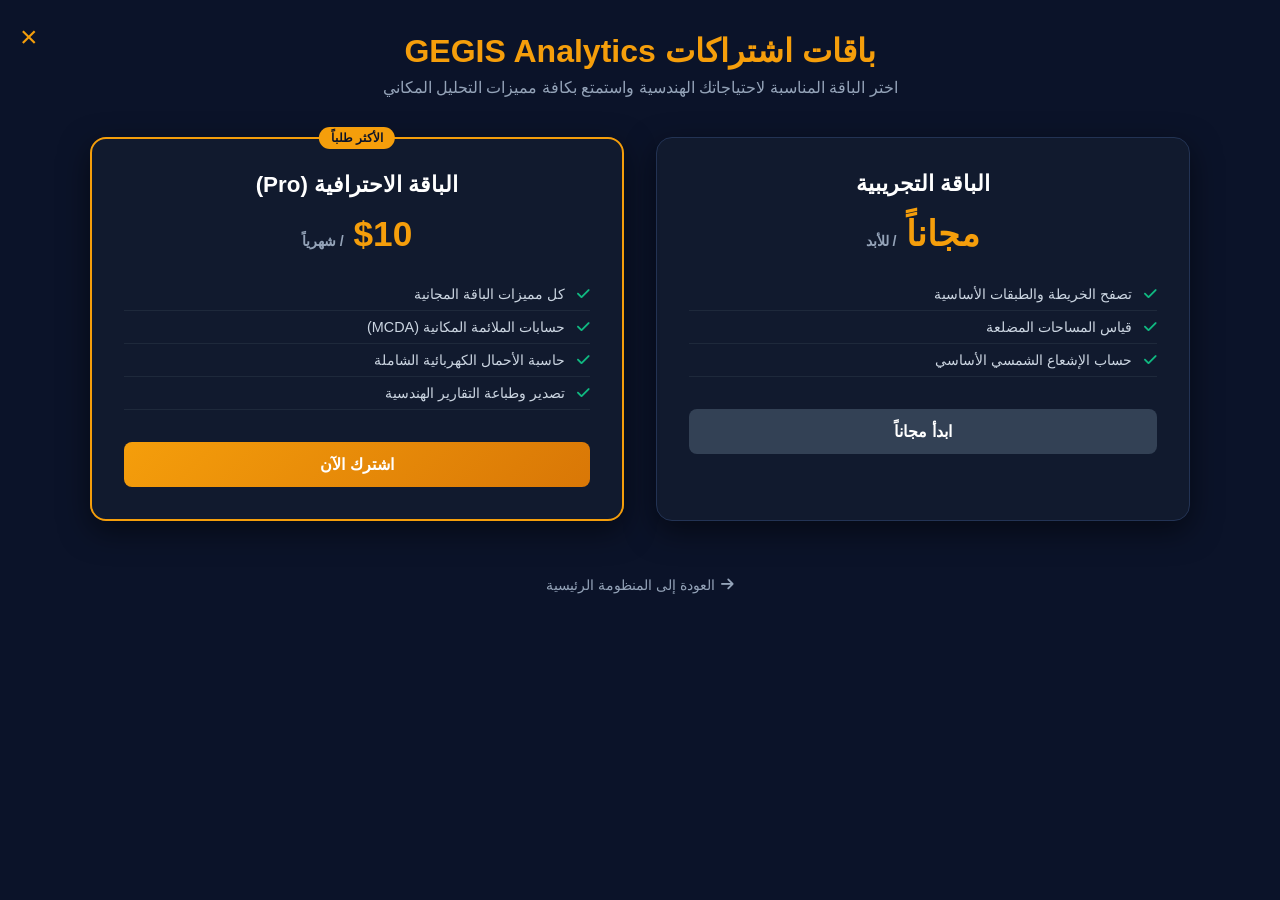
<file: pricing.html>
<!DOCTYPE html>
<html lang="ar" dir="rtl">
<head>
    

    <meta charset="UTF-8">
    <meta name="viewport" content="width=device-width, initial-scale=1.0">
    <title>باقات الاشتراكات - GEGIS Analytics</title>
    <link rel="stylesheet" href="style.css">
    <link rel="stylesheet" href="https://cdnjs.cloudflare.com/ajax/libs/font-awesome/6.4.0/css/all.min.css">
    <style>
        .pricing-body {
            background-color: #0b1329 !important;
            font-family: 'Cairo', sans-serif;
            margin: 0;
            padding: 2rem 1rem;
            min-height: 100vh;
            display: flex;
            flex-direction: column;
            align-items: center;
            color: #ffffff;
        }
        .pricing-header {
            text-align: center;
            margin-bottom: 2.5rem;
        }
        .pricing-header h1 {
            color: #f59e0b;
            font-size: 2rem;
            margin-bottom: 0.5rem;
        }
        .pricing-header p {
            color: #94a3b8;
            font-size: 1rem;
        }
        .pricing-grid {
            display: grid;
            grid-template-columns: repeat(auto-fit, minmax(280px, 1fr));
            gap: 2rem;
            width: 100%;
            max-width: 1100px;
            margin-bottom: 2rem;
        }
        .pricing-card {
            background: #111a2e;
            border: 1px solid #233354;
            border-radius: 16px;
            padding: 2rem;
            text-align: center;
            box-shadow: 0 10px 30px rgba(0, 0, 0, 0.5);
            transition: transform 0.3s ease, border-color 0.3s ease;
            position: relative;
        }
        .pricing-card:hover {
            transform: translateY(-5px);
            border-color: #f59e0b;
        }
        .pricing-card.featured {
            border: 2px solid #f59e0b;
        }
        .badge-popular {
            position: absolute;
            top: -12px;
            left: 50%;
            transform: translateX(-50%);
            background: #f59e0b;
            color: #0b1329;
            padding: 4px 12px;
            border-radius: 20px;
            font-size: 0.75rem;
            font-weight: bold;
        }
        .pricing-card h3 {
            font-size: 1.4rem;
            margin-bottom: 1rem;
        }
        .price {
            font-size: 2.2rem;
            font-weight: bold;
            color: #f59e0b;
            margin-bottom: 1.5rem;
        }
        .price span {
            font-size: 0.9rem;
            color: #94a3b8;
        }
        .features-list {
            list-style: none;
            padding: 0;
            margin: 0 0 2rem 0;
            text-align: right;
        }
        .features-list li {
            padding: 8px 0;
            color: #cbd5e1;
            font-size: 0.9rem;
            border-bottom: 1px solid #1e293b;
        }
        .features-list li i {
            color: #10b981;
            margin-left: 8px;
        }
        .btn-subscribe {
            display: inline-block;
            width: 100%;
            background: linear-gradient(135deg, #f59e0b, #d97706);
            color: #ffffff;
            border: none;
            padding: 0.8rem;
            border-radius: 8px;
            font-size: 1rem;
            font-weight: bold;
            cursor: pointer;
            text-decoration: none;
            transition: opacity 0.3s;
            box-sizing: border-box;
        }
        .btn-subscribe:hover {
            opacity: 0.9;
        }
        /* نافذة الدفع المنبثقة (Modal) */
        .modal-overlay {
            display: none;
            position: fixed;
            top: 0; left: 0; width: 100%; height: 100%;
            background: rgba(0, 0, 0, 0.8);
            justify-content: center;
            align-items: center;
            z-index: 1000;
        }
        .modal-box {
            background: #111a2e;
            border: 1px solid #233354;
            border-radius: 14px;
            padding: 2rem;
            width: 90%;
            max-width: 450px;
            box-shadow: 0 20px 40px rgba(0,0,0,0.8);
            text-align: right;
            box-sizing: border-box;
        }
        .modal-box h3 {
            color: #f59e0b;
            margin-top: 0;
            margin-bottom: 1rem;
        }
        .modal-box p {
            color: #94a3b8;
            font-size: 0.9rem;
            line-height: 1.6;
        }
        .modal-box input {
            width: 100%;
            padding: 0.75rem;
            margin: 0.5rem 0 1rem 0;
            background: #0b1329;
            border: 1px solid #334155;
            border-radius: 8px;
            color: #fff;
            box-sizing: border-box;
        }
        .modal-actions {
            display: flex;
            gap: 10px;
            margin-top: 1rem;
        }
        .btn-close {
            background: #334155;
            color: #fff;
            border: none;
            padding: 0.7rem 1.2rem;
            border-radius: 8px;
            cursor: pointer;
            font-weight: bold;
        }
        .back-link {
            color: #94a3b8;
            text-decoration: none;
            margin-top: 1.5rem;
            font-size: 0.9rem;
            display: inline-flex;
            align-items: center;
            gap: 6px;
        }
        .back-link:hover {
            color: #f59e0b;
        }
    </style>
</head>
<body class="pricing-body">
<a href="index.html" style="position: absolute; top: 20px; left: 20px; font-size: 30px; color: #f59e0b; text-decoration: none; z-index: 9999;">&times;</a>


    <div class="pricing-header">
        <h1>باقات اشتراكات GEGIS Analytics</h1>
        <p>اختر الباقة المناسبة لاحتياجاتك الهندسية واستمتع بكافة مميزات التحليل المكاني</p>
    </div>

    <div class="pricing-grid">
        <!-- الباقة التجريبية -->
        <div class="pricing-card">
            <h3>الباقة التجريبية</h3>
            <div class="price">مجاناً <span>/ للأبد</span></div>
            <ul class="features-list">
                <li><i class="fa-solid fa-check"></i> تصفح الخريطة والطبقات الأساسية</li>
                <li><i class="fa-solid fa-check"></i> قياس المساحات المضلعة</li>
                <li><i class="fa-solid fa-check"></i> حساب الإشعاع الشمسي الأساسي</li>
            </ul>
            <a href="index.html" class="btn-subscribe" style="background: #334155;">ابدأ مجاناً</a>
        </div>

        <!-- الباقة الاحترافية -->
        <div class="pricing-card featured">
            <div class="badge-popular">الأكثر طلباً</div>
            <h3>الباقة الاحترافية (Pro)</h3>
            <div class="price">$10 <span>/ شهرياً</span></div>
            <ul class="features-list">
                <li><i class="fa-solid fa-check"></i> كل مميزات الباقة المجانية</li>
                <li><i class="fa-solid fa-check"></i> حسابات الملائمة المكانية (MCDA)</li>
                <li><i class="fa-solid fa-check"></i> حاسبة الأحمال الكهربائية الشاملة</li>
                <li><i class="fa-solid fa-check"></i> تصدير وطباعة التقارير الهندسية</li>
            </ul>
            <button id="proSubBtn" class="btn-subscribe">اشترك الآن</button>
        </div>
    </div>

    <!-- نافذة تفاصيل التحويل عبر أوكاش (Modal) -->
    <div id="paymentModal" class="modal-overlay">
        <div class="modal-box">
            <h3>تأكيد الاشتراك عبر أوكاش</h3>
            <p>حولي المبلغ على رقم أوكاش: <strong style="color: #f59e0b;">1813980</strong> (شهد سيف الدين بلال احمد)، ثم املئي البيانات أدناه:</p>
           
            <!-- ملاحظة: استبدلي YOUR_FORM_ID برابط حسابك المجاني في Formspree لاستقبال الإيميلات -->
            <form action="https://formspree.io/f/YOUR_FORM_ID" method="POST" id="subForm">
                <label style="color: #cbd5e1; font-size: 0.85rem;">الاسم الثلاثي:</label>
                <input type="text" name="client_name" required placeholder="مثال: محمد أحمد علي">

                <label style="color: #cbd5e1; font-size: 0.85rem;">البريد الإلكتروني (المسجل به في الموقع):</label>
                <input type="email" name="client_email" required placeholder="example@domain.com">

                <label style="color: #cbd5e1; font-size: 0.85rem;">رقم إيصال التحويل (أوكاش):</label>
                <input type="text" name="receipt_number" required placeholder="أدخل رقم الإيصال أو مرجع التحويل">

                <div class="modal-actions">
                    <button type="submit" class="btn-subscribe" style="flex: 2;">إرسال تفاصيل الاشتراك</button>
                    <button type="button" id="closeModalBtn" class="btn-close" style="flex: 1;">إغلاق</button>
                </div>
            </form>
        </div>
    </div>

    <a href="index.html" class="back-link"><i class="fa-solid fa-arrow-right"></i> العودة إلى المنظومة الرئيسية</a>

    <script>
        const proSubBtn = document.getElementById('proSubBtn');
        const paymentModal = document.getElementById('paymentModal');
        const closeModalBtn = document.getElementById('closeModalBtn');

        proSubBtn.addEventListener('click', () => {
            paymentModal.style.display = 'flex';
        });

        closeModalBtn.addEventListener('click', () => {
            paymentModal.style.display = 'none';
        });
    </script>
</body>
</html>
</file>
<file: style.css>
/* ==================== القواعد الأساسية والشاشة ==================== */
* { box-sizing: border-box; margin: 0; padding: 0; }
body, html {
    font-family: 'Tajawal', sans-serif;
    background-color: #0b1329;
    color: #f8fafc;
    direction: rtl;
    height: 100vh;
    width: 100vw;
    overflow: hidden;
    margin: 0;
    padding: 0;
}

/* ==================== الشريط العلوي ==================== */
.top-header { height: 60px; background-color: #0f172a; display: flex; align-items: center; justify-content: space-between; padding: 0 1rem; border-bottom: 1px solid #1e293b; z-index: 2000; position: relative; }
.menu-toggle-btn { background: none; border: none; color: #f59e0b; font-size: 1.5rem; cursor: pointer; }
.header-title { display: flex; align-items: center; gap: 0.6rem; }
.header-icon { color: #f59e0b; font-size: 1.6rem; }
.header-title h1 { font-size: 1.15rem; color: #ffffff; margin: 0; }
.header-title span { font-size: 0.75rem; color: #94a3b8; display: block; }
.lang-btn { background-color: #f59e0b; color: #0f172a; border: none; padding: 0.35rem 0.9rem; border-radius: 6px; font-weight: bold; cursor: pointer; }

/* ==================== الحاوية العامة والتخطيط ==================== */
.app-container { display: flex; height: calc(100vh - 60px); width: 100vw; position: relative; }
.sidebar { width: 350px; min-width: 350px; background-color: #111a2e; padding: 1rem; display: flex; flex-direction: column; gap: 0.85rem; overflow-y: auto; z-index: 1500; border-left: 1px solid #1e293b; }

/* ==================== البطاقات والعناصر الداخلية ==================== */
.card { background-color: #17233d; border: 1px solid #233354; border-radius: 8px; padding: 0.85rem; }
.card h3 { font-size: 0.9rem; color: #f59e0b; margin-bottom: 0.6rem; display: flex; align-items: center; gap: 0.4rem; }
.checkbox-group { display: flex; flex-direction: column; gap: 0.5rem; font-size: 0.85rem; }
.grid-2 { display: grid; grid-template-columns: 1fr 1fr; gap: 0.5rem; }
.stat-card { text-align: center; }
.stat-label { display: block; font-size: 0.75rem; color: #94a3b8; margin-bottom: 0.2rem; }
.stat-value { font-size: 0.95rem; color: #ffffff; }
.gold-text { color: #f59e0b !important; }
.highlight-card { text-align: center; }

/* ==================== الأزرار والحقول ==================== */
.btn-row { display: flex; gap: 0.5rem; margin-bottom: 0.75rem; }
.btn-gold { flex: 1; background-color: #f59e0b; color: #0f172a; border: none; padding: 0.5rem; border-radius: 6px; font-weight: bold; cursor: pointer; font-size: 0.85rem; }
.btn-outline { background: none; border: 1px solid #334155; color: #ffffff; padding: 0.5rem; border-radius: 6px; cursor: pointer; font-size: 0.85rem; }

.input-inline-row { display: flex; justify-content: space-between; gap: 0.5rem; margin-bottom: 0.6rem; font-size: 0.8rem; }
.input-inline-row input { width: 70px; padding: 0.25rem 0.4rem; background: #0b1329; border: 1px solid #334155; color: #fff; border-radius: 4px; text-align: center; }
.info-row-text { display: flex; justify-content: space-between; font-size: 0.8rem; color: #cbd5e1; margin-bottom: 0.6rem; }
.area-result-box { background-color: #0b1329; padding: 0.55rem; border-radius: 6px; font-size: 0.8rem; color: #38bdf8; text-align: center; }

.bottom-actions { display: flex; gap: 0.5rem; margin-top: auto; }
.btn-gold-full { flex: 1; background-color: #f59e0b; color: #0f172a; border: none; padding: 0.6rem; border-radius: 6px; font-weight: bold; font-size: 0.85rem; cursor: pointer; }
.btn-outline-full { flex: 1; background: none; border: 1px solid #334155; color: #cbd5e1; padding: 0.6rem; border-radius: 6px; font-size: 0.85rem; cursor: pointer; }

.developer-credits { text-align: center; font-size: 0.82rem; color: #94a3b8; padding-top: 0.8rem; margin-top: 0.6rem; border-top: 1px solid #1e293b; }
.developer-credits span { color: #f59e0b; font-weight: 700; }

/* ==================== الخريطة ==================== */
.map-container { flex-grow: 1; height: 100%; position: relative; }
#map { width: 100% !important; height: 100% !important; position: absolute !important; top: 0 !important; left: 0 !important; z-index: 1 !important; }

/* ==================== النوافذ المنبثقة (Modals) ==================== */
.modal-overlay { position: fixed; top: 0; left: 0; width: 100vw; height: 100vh; background: rgba(0, 0, 0, 0.75); display: flex; justify-content: center; align-items: center; z-index: 3000; }
.modal-card { background: #111a2e; border: 1px solid #233354; border-radius: 12px; width: 90%; max-width: 440px; overflow: hidden; box-shadow: 0 10px 30px rgba(0,0,0,0.8); }
.modal-header-blue { padding: 1rem; background: #17233d; border-bottom: 1px solid #233354; text-align: center; }
.modal-header-blue h3 { font-size: 1rem; color: #38bdf8; margin: 0; }
.modal-body-dark { padding: 1.2rem; display: flex; flex-direction: column; gap: 1rem; }
.form-group-custom label { display: block; font-size: 0.82rem; color: #cbd5e1; margin-bottom: 0.4rem; }
.form-group-custom input, .form-group-custom select { width: 100%; padding: 0.6rem; background: #0b1329; border: 1px solid #334155; color: #fff; border-radius: 6px; font-size: 0.9rem; }

.modal-buttons { display: flex; gap: 0.6rem; margin-top: 0.5rem; }
.btn-green { flex: 1; background: #10b981; color: #fff; border: none; padding: 0.6rem; border-radius: 6px; font-weight: bold; cursor: pointer; }
.btn-grey { background: #475569; color: #fff; border: none; padding: 0.6rem 1.2rem; border-radius: 6px; cursor: pointer; }

/* ==================== تقرير الاستشارات هندسياً والعلامة المائية ==================== */
.consultancy-report-card { background: #ffffff; color: #0f172a; width: 92%; max-width: 580px; border-radius: 12px; padding: 1.5rem; max-height: 90vh; overflow-y: auto; box-shadow: 0 15px 35px rgba(0,0,0,0.5); position: relative; overflow: hidden; display: flex; flex-direction: column; justify-content: space-between; }
.consultancy-report-card::before { content: "GEGIS"; position: absolute; top: 50%; left: 50%; transform: translate(-50%, -50%) rotate(-30deg); font-size: 8rem; font-weight: 800; color: rgba(245, 158, 11, 0.07); pointer-events: none; z-index: 0; font-family: 'Poppins', sans-serif; letter-spacing: 5px; }

.rep-header-row, .rep-section, .rep-actions-row { position: relative; z-index: 1; }
.rep-header-row { display: flex; justify-content: space-between; align-items: flex-start; border-bottom: 2px solid #0284c7; padding-bottom: 0.8rem; margin-bottom: 1rem; }
.rep-date-dev { font-size: 0.78rem; color: #64748b; }
.rep-brand-box { text-align: left; }
.rep-brand-box h2 { color: #d97706; font-size: 1.3rem; margin: 0; }
.rep-brand-box span { font-size: 0.75rem; color: #475569; font-weight: 500; }

.sec-title-blue { color: #0284c7; font-size: 0.95rem; margin-bottom: 0.5rem; border-bottom: 1px solid #e2e8f0; padding-bottom: 0.3rem; }
.sec-title-green { color: #059669; font-size: 0.95rem; margin-bottom: 0.5rem; border-bottom: 1px solid #e2e8f0; padding-bottom: 0.3rem; }

.rep-grid-2 { display: grid; grid-template-columns: 1fr 1fr; gap: 0.6rem; font-size: 0.82rem; color: #334155; margin-bottom: 1rem; background: #f8fafc; padding: 0.8rem; border-radius: 8px; }
.rep-grid-2 strong { color: #0f172a; }

.rep-table { width: 100%; border-collapse: collapse; margin-top: 0.5rem; font-size: 0.82rem; }
.rep-table th { background: #0f172a; color: #ffffff; padding: 0.5rem; text-align: right; }
.rep-table td { padding: 0.55rem; border-bottom: 1px solid #e2e8f0; color: #334155; }

.rep-actions-row, .report-actions, .modal-footer { display: flex; justify-content: flex-end; gap: 10px; margin-top: 20px; padding-top: 10px; border-top: 1px solid #e2e8f0; position: sticky; bottom: 0; background: #ffffff; z-index: 10; }
.btn-dark-navy { flex: 1; background: #0f172a; color: #ffffff; border: none; padding: 0.6rem; border-radius: 6px; font-weight: bold; cursor: pointer; }

.edge-tooltip { background: rgba(15, 23, 42, 0.9); border: 1px solid #f59e0b; color: #ffffff; font-size: 0.75rem; font-weight: bold; padding: 2px 6px; border-radius: 4px; }

/* =================== صفحة تسجيل الدخول (GEGIS Analytics) ==================== */
body.login-body {
    background-color: #0b1329 !important;
    display: flex !important;
    justify-content: center !important;
    align-items: center !important;
    min-height: 100vh !important;
    width: 100vw !important;
    margin: 0 !important;
    padding: 1rem !important;
    direction: rtl !important;
    box-sizing: border-box;
    font-family: 'Cairo', sans-serif;
}

.login-container {
    background: #111a2e;
    border: 1px solid #233354;
    border-radius: 14px;
    padding: 2.2rem;
    width: 100%;
    max-width: 420px;
    box-shadow: 0 20px 40px rgba(0, 0, 0, 0.8);
    box-sizing: border-box;
}

.login-header {
    text-align: center;
    margin-bottom: 1.8rem;
}

.login-icon {
    font-size: 2.5rem;
    color: #f59e0b;
    margin-bottom: 0.8rem;
}

.login-header h2 {
    color: #ffffff;
    font-size: 1.5rem;
    margin: 0 0 0.5rem 0;
}

.login-header p {
    color: #94a3b8;
    font-size: 0.88rem;
    margin: 0;
}

.login-form .input-group {
    margin-bottom: 1.2rem;
}

.login-form label {
    display: block;
    color: #cbd5e1;
    font-size: 0.88rem;
    margin-bottom: 0.5rem;
}

.login-form label i {
    color: #f59e0b;
    margin-left: 5px;
}

.login-form input {
    width: 100%;
    padding: 0.75rem 1rem;
    background: #0b1329;
    border: 1px solid #334155;
    border-radius: 8px;
    color: #ffffff;
    font-size: 0.95rem;
    box-sizing: border-box;
    transition: border-color 0.3s ease;
}

.login-form input:focus {
    outline: none;
    border-color: #f59e0b;
}

.error-message {
    background-color: rgba(239, 68, 68, 0.15);
    color: #ef4444;
    border: 1px solid rgba(239, 68, 68, 0.3);
    padding: 0.75rem;
    border-radius: 8px;
    font-size: 0.85rem;
    margin-bottom: 1.2rem;
    text-align: center;
}

.btn-login {
    width: 100%;
    background: linear-gradient(135deg, #f59e0b, #d97706);
    color: #ffffff;
    border: none;
    padding: 0.8rem;
    border-radius: 8px;
    font-size: 1rem;
    font-weight: bold;
    cursor: pointer;
    display: flex;
    justify-content: center;
    align-items: center;
    gap: 8px;
    transition: opacity 0.3s ease;
}

.btn-login:hover {
    opacity: 0.9;
}


/* ==================== التجاوب مع الهواتف (Mobile Responsiveness) ==================== */
@media (max-width: 768px) {
    .sidebar {
        position: fixed;
        right: -300px; /* إخفاء السايدبار بالكامل خارج الشاشة يمينًا */
        top: 60px; /* يبدأ تحت الهيدر مباشرة لكي لا يغطيه */
        width: 280px; /* عرض مناسب وقصير غير شاش كامل */
        height: calc(100vh - 60px);
        transition: right 0.3s ease-in-out;
        z-index: 1000;
        background: #111a2e !important; /* خلفية أزرق داكن وليست بيضاء */
        border-left: 1px solid #233354;
        box-shadow: -5px 0 25px rgba(0,0,0,0.5);
    }

    /* عندما تضاف فئة active بواسطة الجافاسكربت تظهر القائمة من اليمين */
    .sidebar.active {
        right: 0;
    }
}
/* حل مشكلة التمرير في نافذة التقرير الهندسي */
#reportModal, .report-modal, .modal-content {
    max-height: 90vh !important;
    overflow-y: auto !important;
}
/* حل مشاكل العرض والتمرير على الهواتف للنوافذ المنبثقة والتقارير */
@media (max-width: 768px) {
    .modal-box, .report-modal, #reportModal {
        width: 95% !important;
        max-height: 85vh !important;
        overflow-y: auto !important;
        padding: 1rem !important;
        margin: 10px auto !important;
    }
   
    body {
        font-size: 14px !important;
    }
}

/* إخفاء الـ Sidebar افتراضياً على الهواتف وجعله يظهر فقط عند تفعيله */
@media (max-width: 768px) {
    /* إخفاء القائمة الجانبية كليا بالوضع الافتراضي للجوال */
    .sidebar {
        position: fixed !important;
        top: 0 !important;
        right: -100% !important; /* مخفي تماماً خارج الشاشة من اليمين */
        width: 80% !important;
        max-width: 320px !important;
        height: 100vh !important;
        background-color: #111a2e !important;
        z-index: 2000 !important;
        box-shadow: -5px 0 25px rgba(0,0,0,0.7) !important;
        transition: right 0.3s ease-in-out !important;
        overflow-y: auto !important;
        padding-top: 60px !important; /* مساحة لزر الإغلاق أو الثلاثة خطوط */
    }

    /* عندما يكون السايدبار مفعل (يضاف كلاس active بواسطة الجافاسكريبت) */
    .sidebar.active {
        right: 0 !important; /* يظهر من اليمين بانسحاب ناعم */
    }

    /* التأكد من أن زر الثلاثة خطوط ظاهر ودائماً في أعلى الشاشة للتحكم */
    .menu-toggle-btn, .hamburger-btn, #sidebarToggle {
        display: flex !important;
        position: fixed !important;
        top: 15px !important;
        right: 15px !important;
        z-index: 3000 !important;
        background: #111a2e !important;
        color: #f59e0b !important;
        border: 1px solid #f59e0b !important;
        border-radius: 8px !important;
        padding: 8px 12px !important;
        font-size: 1.2rem !important;
        cursor: pointer !important;
    }

    /* الخريطة تأخذ الشاشة كاملاً بدون تشوه */
    #map, .map-container {
        width: 100% !important;
        height: 100vh !important;
        position: absolute !important;
        top: 0 !important;
        left: 0 !important;
    }
}

/* 1. السايدبار بالكامل يتمرر كوحدة واحدة متكاملة */
aside, .sidebar, #sidebar, .sidebar-container {
    height: 100vh !important;
    max-height: 100vh !important;
    overflow-y: auto !important;
    overflow-x: hidden !important;
}

/* 2. نافذة التقرير المنبثقة تتمرر عند الحاجة בלבד */
#reportModal, .consultancy-report-card, .modal-content {
    max-height: 85vh !important;
    overflow-y: auto !important;
}
</file>
